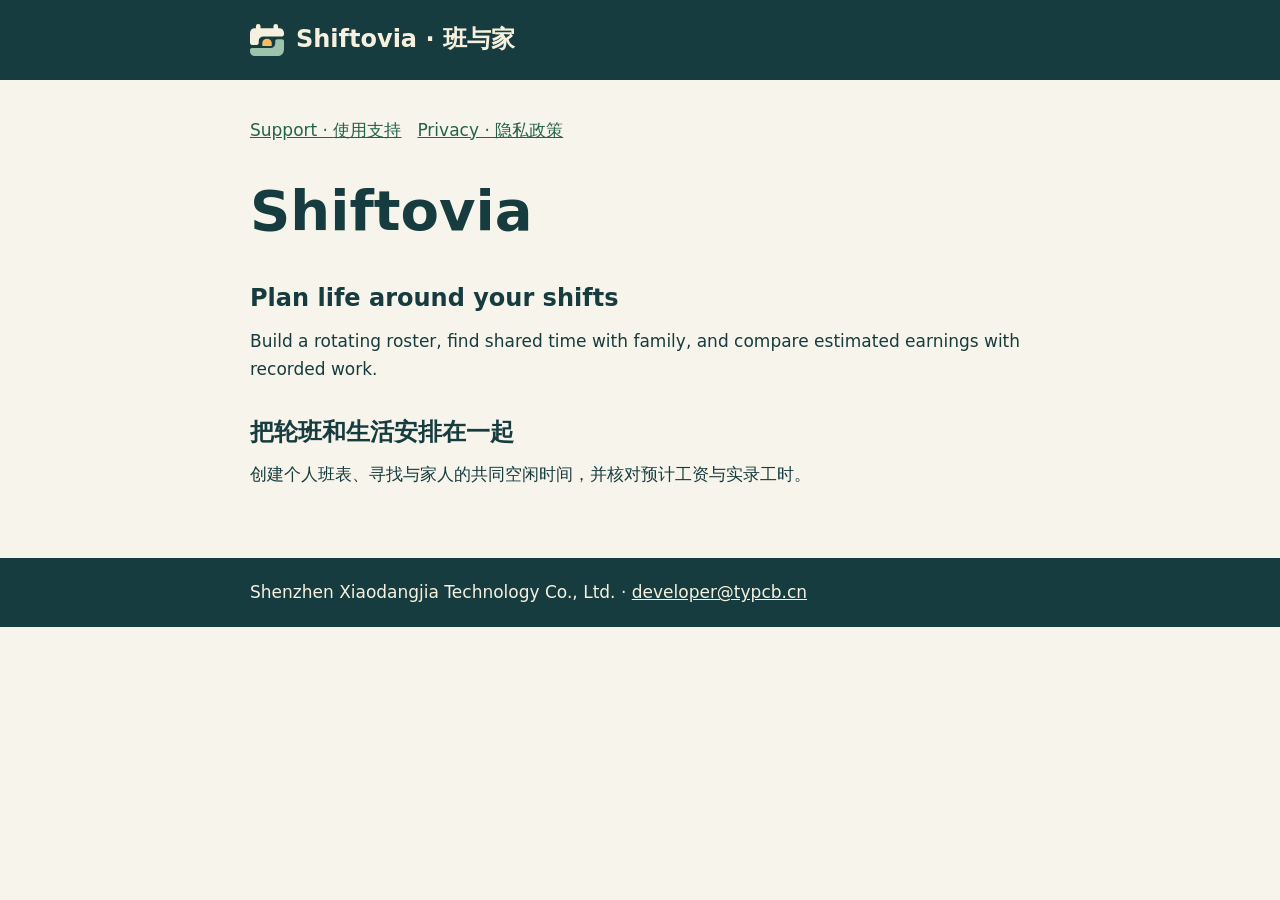
<file: index.html>
<!doctype html><html lang="en"><meta charset="utf-8"><meta name="viewport" content="width=device-width,initial-scale=1"><title>Shiftovia · Shiftovia</title><link rel="stylesheet" href="./site.css"><header><a href="./"><img src="./mark.svg" alt="">Shiftovia · 班与家</a></header><main><nav><a href="./support/">Support · 使用支持</a><a href="./privacy/">Privacy · 隐私政策</a></nav><h1>Shiftovia</h1><section lang="en"><h2>Plan life around your shifts</h2><p>Build a rotating roster, find shared time with family, and compare estimated earnings with recorded work.</p></section><section lang="zh-Hans"><h2>把轮班和生活安排在一起</h2><p>创建个人班表、寻找与家人的共同空闲时间，并核对预计工资与实录工时。</p></section></main><footer>Shenzhen Xiaodangjia Technology Co., Ltd. · <a href="mailto:developer@typcb.cn">developer@typcb.cn</a></footer></html>
</file>
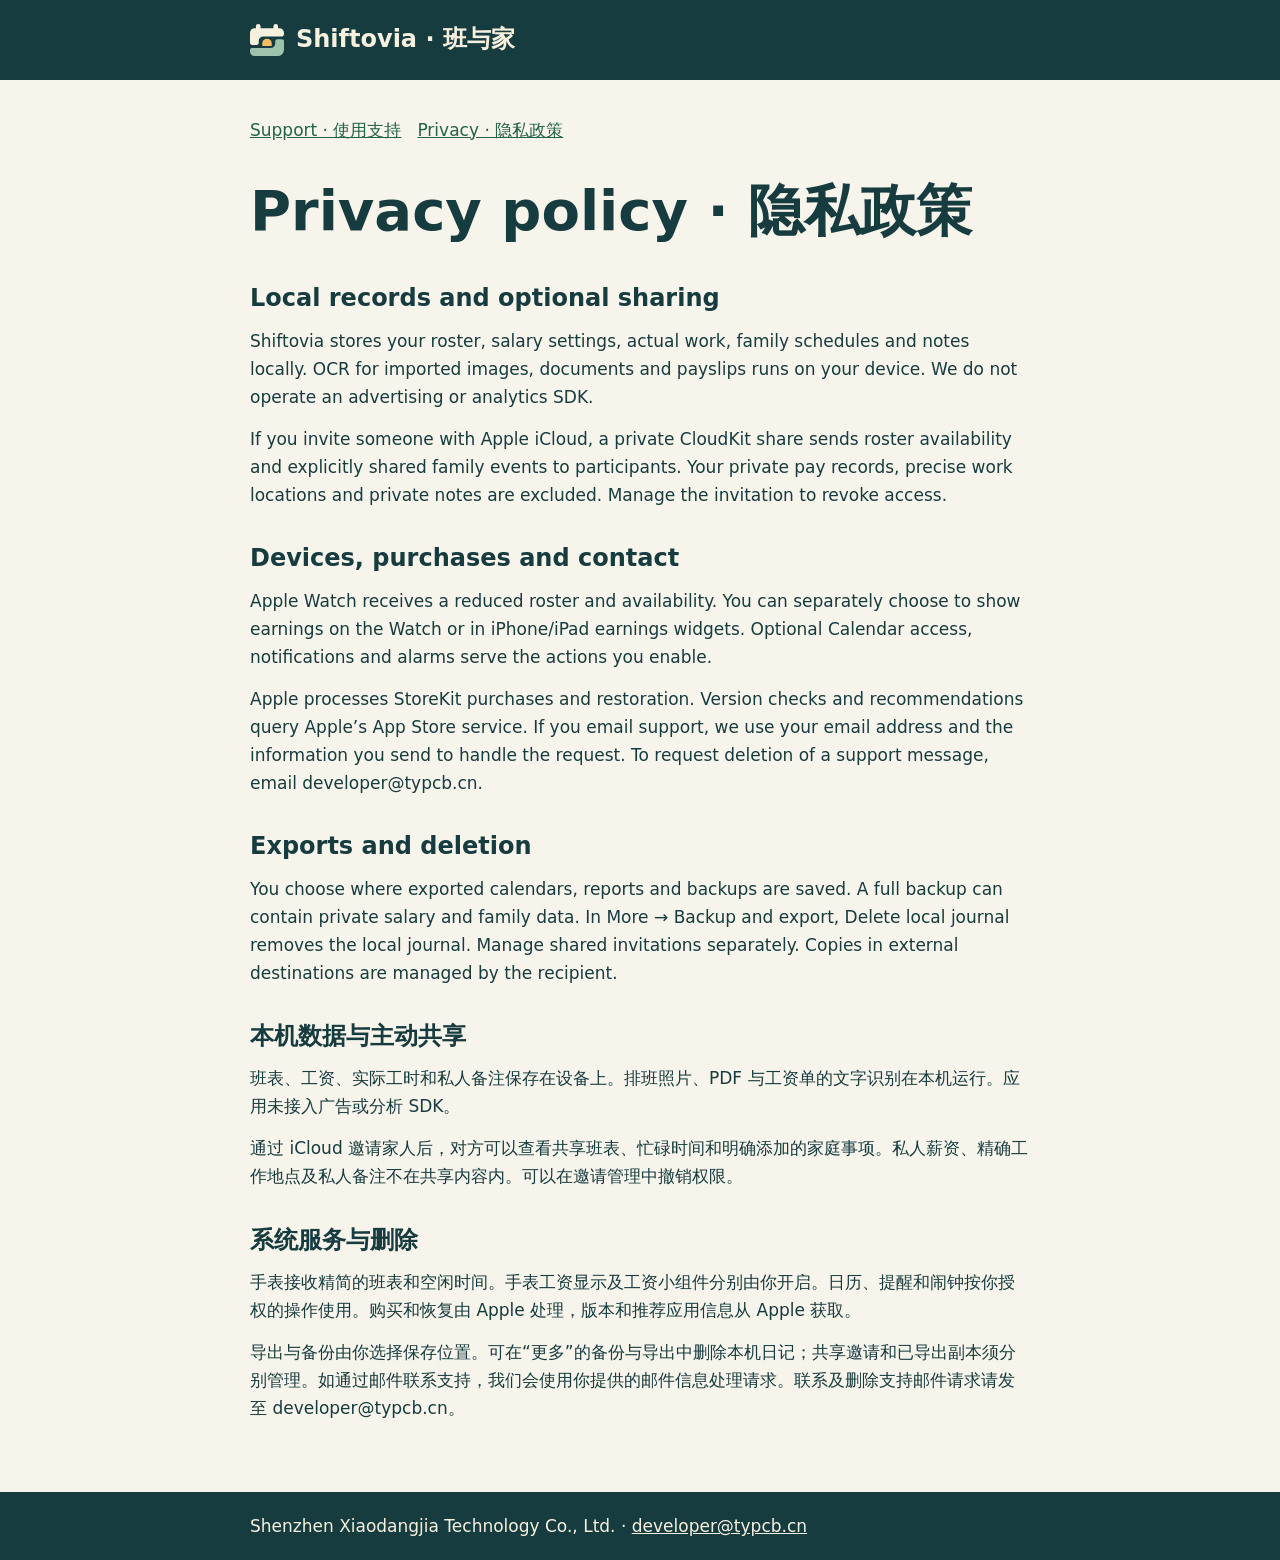
<file: privacy/index.html>
<!doctype html><html lang="en"><meta charset="utf-8"><meta name="viewport" content="width=device-width,initial-scale=1"><title>Privacy policy · 隐私政策 · Shiftovia</title><link rel="stylesheet" href="../site.css"><header><a href="../"><img src="../mark.svg" alt="">Shiftovia · 班与家</a></header><main><nav><a href="../support/">Support · 使用支持</a><a href="../privacy/">Privacy · 隐私政策</a></nav><h1>Privacy policy · 隐私政策</h1><section lang="en"><h2>Local records and optional sharing</h2><p>Shiftovia stores your roster, salary settings, actual work, family schedules and notes locally. OCR for imported images, documents and payslips runs on your device. We do not operate an advertising or analytics SDK.</p><p>If you invite someone with Apple iCloud, a private CloudKit share sends roster availability and explicitly shared family events to participants. Your private pay records, precise work locations and private notes are excluded. Manage the invitation to revoke access.</p></section><section lang="en"><h2>Devices, purchases and contact</h2><p>Apple Watch receives a reduced roster and availability. You can separately choose to show earnings on the Watch or in iPhone/iPad earnings widgets. Optional Calendar access, notifications and alarms serve the actions you enable.</p><p>Apple processes StoreKit purchases and restoration. Version checks and recommendations query Apple’s App Store service. If you email support, we use your email address and the information you send to handle the request. To request deletion of a support message, email developer@typcb.cn.</p></section><section lang="en"><h2>Exports and deletion</h2><p>You choose where exported calendars, reports and backups are saved. A full backup can contain private salary and family data. In More → Backup and export, Delete local journal removes the local journal. Manage shared invitations separately. Copies in external destinations are managed by the recipient.</p></section><section lang="zh-Hans"><h2>本机数据与主动共享</h2><p>班表、工资、实际工时和私人备注保存在设备上。排班照片、PDF 与工资单的文字识别在本机运行。应用未接入广告或分析 SDK。</p><p>通过 iCloud 邀请家人后，对方可以查看共享班表、忙碌时间和明确添加的家庭事项。私人薪资、精确工作地点及私人备注不在共享内容内。可以在邀请管理中撤销权限。</p></section><section lang="zh-Hans"><h2>系统服务与删除</h2><p>手表接收精简的班表和空闲时间。手表工资显示及工资小组件分别由你开启。日历、提醒和闹钟按你授权的操作使用。购买和恢复由 Apple 处理，版本和推荐应用信息从 Apple 获取。</p><p>导出与备份由你选择保存位置。可在“更多”的备份与导出中删除本机日记；共享邀请和已导出副本须分别管理。如通过邮件联系支持，我们会使用你提供的邮件信息处理请求。联系及删除支持邮件请求请发至 developer@typcb.cn。</p></section></main><footer>Shenzhen Xiaodangjia Technology Co., Ltd. · <a href="mailto:developer@typcb.cn">developer@typcb.cn</a></footer></html>
</file>
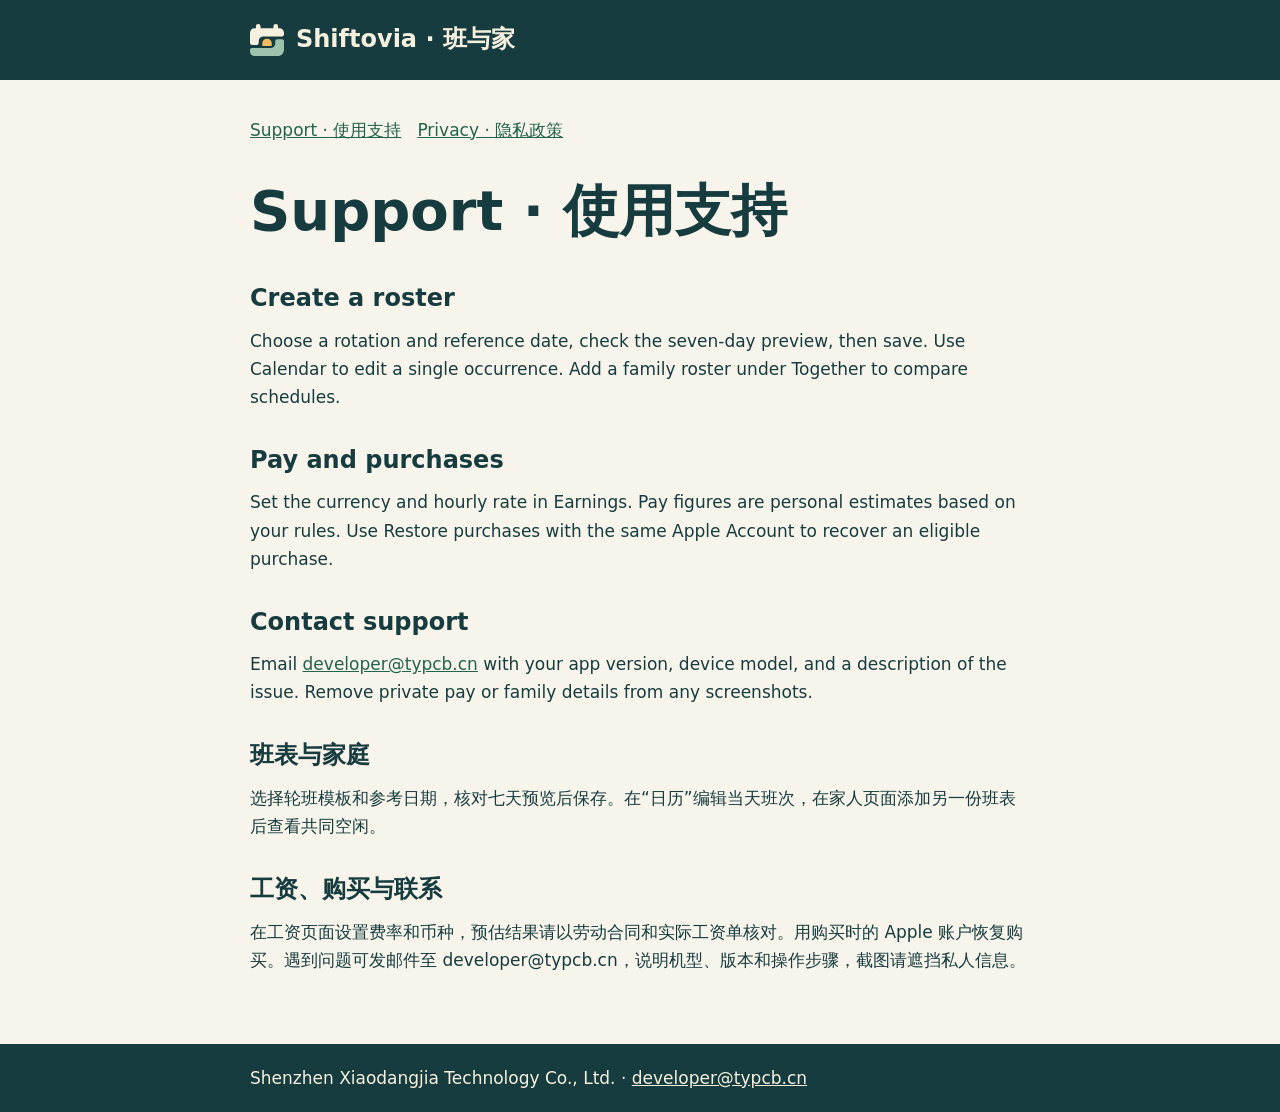
<file: support/index.html>
<!doctype html><html lang="en"><meta charset="utf-8"><meta name="viewport" content="width=device-width,initial-scale=1"><title>Support · 使用支持 · Shiftovia</title><link rel="stylesheet" href="../site.css"><header><a href="../"><img src="../mark.svg" alt="">Shiftovia · 班与家</a></header><main><nav><a href="../support/">Support · 使用支持</a><a href="../privacy/">Privacy · 隐私政策</a></nav><h1>Support · 使用支持</h1><section lang="en"><h2>Create a roster</h2><p>Choose a rotation and reference date, check the seven-day preview, then save. Use Calendar to edit a single occurrence. Add a family roster under Together to compare schedules.</p></section><section lang="en"><h2>Pay and purchases</h2><p>Set the currency and hourly rate in Earnings. Pay figures are personal estimates based on your rules. Use Restore purchases with the same Apple Account to recover an eligible purchase.</p></section><section lang="en"><h2>Contact support</h2><p>Email <a href="mailto:developer@typcb.cn">developer@typcb.cn</a> with your app version, device model, and a description of the issue. Remove private pay or family details from any screenshots.</p></section><section lang="zh-Hans"><h2>班表与家庭</h2><p>选择轮班模板和参考日期，核对七天预览后保存。在“日历”编辑当天班次，在家人页面添加另一份班表后查看共同空闲。</p></section><section lang="zh-Hans"><h2>工资、购买与联系</h2><p>在工资页面设置费率和币种，预估结果请以劳动合同和实际工资单核对。用购买时的 Apple 账户恢复购买。遇到问题可发邮件至 developer@typcb.cn，说明机型、版本和操作步骤，截图请遮挡私人信息。</p></section></main><footer>Shenzhen Xiaodangjia Technology Co., Ltd. · <a href="mailto:developer@typcb.cn">developer@typcb.cn</a></footer></html>
</file>
<file: site.css>
body{margin:0;background:#f7f4eb;color:#173c3f;font:17px/1.65 system-ui,sans-serif}header,footer{background:#173c3f;color:#f6f1df;padding:20px max(calc((100vw - 780px)/2),24px)}header img{width:34px;vertical-align:middle;margin-right:12px}header a,footer a{color:#f6f1df}header a{font-size:24px;text-decoration:none;font-weight:650}main{box-sizing:border-box;max-width:828px;margin:auto;padding:36px 24px 56px}h1{font-size:clamp(34px,7vw,56px);line-height:1.08}h2{font-size:24px;margin:30px 0 8px}p{margin:6px 0 14px}a{color:#236349}nav a{margin-right:16px}
</file>
